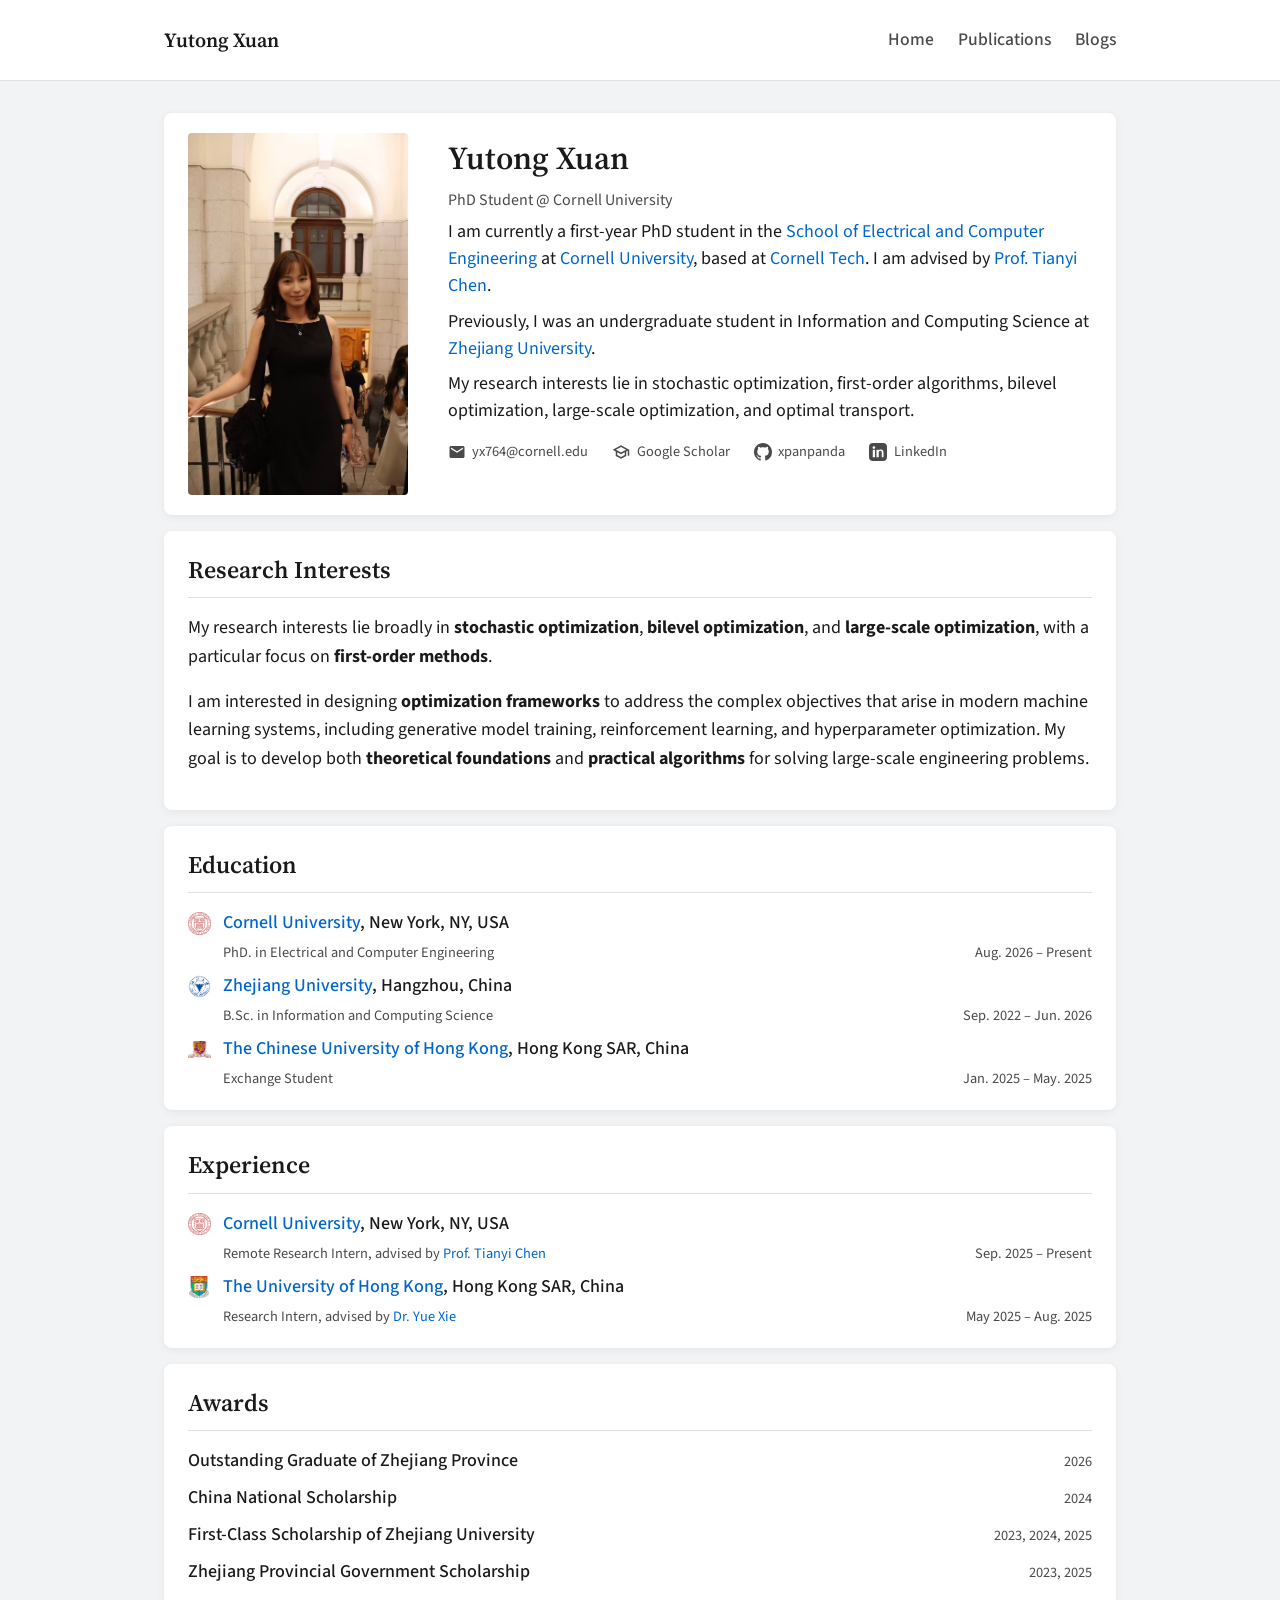
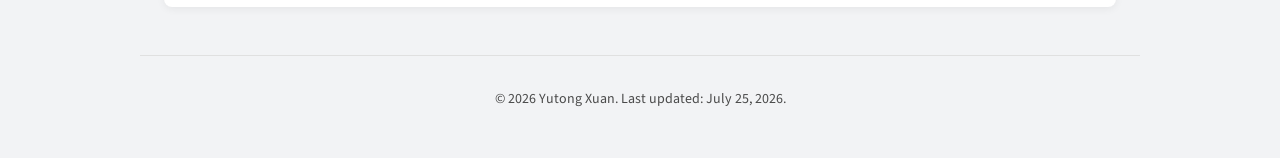
<file: index.html>
<!DOCTYPE html>
<html lang="en">
<head>
    <meta charset="UTF-8">
    <meta name="viewport" content="width=device-width, initial-scale=1.0">
    <title>Yutong Xuan | Academic Personal Website</title>
    <link rel="stylesheet" href="style.css">
    <link rel="preconnect" href="https://fonts.googleapis.com">
    <link rel="preconnect" href="https://fonts.gstatic.com" crossorigin>
    <link href="https://fonts.googleapis.com/css2?family=Source+Serif+4:ital,wght@0,400;0,600;0,700;1,400&family=Source+Sans+3:wght@400;500;600&display=swap" rel="stylesheet">
</head>
<body>
    <!-- Header -->
    <header class="header">
        <div class="header-container">
            <a href="#" class="header-logo">Yutong Xuan</a>
            <nav class="header-nav">
                <a href="#">Home</a>
                <a href="publications.html">Publications</a>
                <a href="blogs.html">Blogs</a>
            </nav>
        </div>
    </header>

    <!-- Main Content -->
    <main class="main-content">
        <!-- Profile Block: Photo left, content right -->
        <section id="about" class="profile-block block-frame">
            <div class="profile-layout">
                <div class="profile-photo">
                    <img src="assets/profile.jpg" alt="Yutong Xuan">
                </div>
                <div class="profile-content">
                    <h1>Yutong Xuan</h1>
                    <p class="profile-title">  PhD Student @ Cornell University</p>
                    <div class="profile-intro">
                        <p>
                            I am currently a first-year PhD student in the
                            <a href="https://www.ece.cornell.edu/" target="_blank">School of Electrical and Computer Engineering</a>
                            at <a href="https://www.cornell.edu/" target="_blank">Cornell University</a>,
                            based at <a href="https://tech.cornell.edu/" target="_blank">Cornell Tech</a>.
                            I am advised by <a href="https://chen.tech.cornell.edu/" target="_blank">Prof. Tianyi Chen</a>.
                        </p>
                        <p>
                            Previously, I was an undergraduate student in Information and Computing Science at
                            <a href="https://www.zju.edu.cn/english/" target="_blank">Zhejiang University</a>.
                        </p>
                        <p>
                            My research interests lie in stochastic optimization, first-order algorithms, bilevel optimization, large-scale optimization, and optimal transport.
                        </p>
                    </div>
                    <div class="profile-links">
                        <a href="mailto:yx764@cornell.edu" class="profile-link" title="Email">
                            <svg class="icon" viewBox="0 0 24 24" fill="currentColor" width="18" height="18"><path d="M20 4H4c-1.1 0-2 .9-2 2v12c0 1.1.9 2 2 2h16c1.1 0 2-.9 2-2V6c0-1.1-.9-2-2-2zm0 4l-8 5-8-5V6l8 5 8-5v2z"/></svg>
                            <span>yx764@cornell.edu</span>
                        </a>
                        <a href="https://scholar.google.com/citations?user=gVIlmFQAAAAJ" target="_blank" rel="noopener noreferrer" class="profile-link" title="Google Scholar">
                            <svg class="icon" viewBox="0 0 24 24" fill="currentColor" width="18" height="18"><path d="M12 3L1 9l4 2.18v6L12 21l7-3.82v-6l2-1.09V17h2V9L12 3zm6.82 6L12 12.72 5.18 9 12 5.28 18.82 9zM17 15.99l-5 2.73-5-2.73v-3.72L12 15l5-2.73v3.72z"/></svg>
                            <span>Google Scholar</span>
                        </a>
                        <a href="https://github.com/xpanpanda" target="_blank" rel="noopener noreferrer" class="profile-link" title="GitHub">
                            <svg class="icon" viewBox="0 0 24 24" fill="currentColor" width="18" height="18"><path d="M12 0C5.37 0 0 5.37 0 12c0 5.31 3.435 9.795 8.205 11.385.6.105.825-.255.825-.57 0-.285-.015-1.23-.015-2.235-3.015.555-3.795-.735-4.035-1.41-.135-.345-.72-1.41-1.23-1.695-.42-.225-1.02-.78-.015-.795.945-.015 1.62.87 1.845 1.23 1.08 1.815 2.805 1.305 3.495.99.105-.78.42-1.305.765-1.605-2.67-.3-5.46-1.335-5.46-5.925 0-1.305.465-2.385 1.23-3.225-.12-.3-.54-1.53.12-3.18 0 0 1.005-.315 3.3 1.23.96-.27 1.98-.405 3-.405s2.04.135 3 .405c2.295-1.56 3.3-1.23 3.3-1.23.66 1.65.24 2.88.12 3.18.765.84 1.23 1.905 1.23 3.225 0 4.605-2.805 5.625-5.475 5.925.435.375.81 1.095.81 2.22 0 1.605-.015 2.895-.015 3.3 0 .315.225.69.825.57A12.02 12.02 0 0 0 24 12c0-6.63-5.37-12-12-12z"/></svg>
                            <span>xpanpanda</span>
                        </a>
                        <a href="https://www.linkedin.com/in/yutong-xuan-b49578348" 
                            target="_blank" 
                            rel="noopener noreferrer" 
                            class="profile-link" 
                            title="LinkedIn">

                            <svg class="icon" viewBox="0 0 24 24" fill="currentColor" width="18" height="18">
                            <path d="M19 0h-14c-2.761 0-5 2.239-5 5v14c0 2.761 2.239 5 5 5h14c2.761 0 5-2.239 5-5v-14c0-2.761-2.239-5-5-5zm-11 19h-3v-10h3v10zm-1.5-11.268c-.966 0-1.75-.79-1.75-1.764s.784-1.764 1.75-1.764 1.75.79 1.75 1.764-.784 1.764-1.75 1.764zm13.5 11.268h-3v-5.604c0-1.337-.026-3.059-1.865-3.059-1.865 0-2.151 1.455-2.151 2.959v5.704h-3v-10h2.879v1.367h.041c.401-.761 1.379-1.563 2.838-1.563 3.036 0 3.596 2 3.596 4.604v5.592z"/>
                            </svg>

                            <span>LinkedIn</span>

                            </a>
                    </div>
                </div>
            </div>
        </section>

        <!-- Research Section -->
        <section id="research Interests" class="section block-frame">
            <h2>Research Interests</h2>
            <div class="section-content">
                <p>
                    My research interests lie broadly in 
                    <strong>stochastic optimization</strong>, 
                    <strong>bilevel optimization</strong>, and 
                    <strong>large-scale optimization</strong>, with a particular focus on 
                    <strong>first-order methods</strong>.
                    </p>
                    
                    <p>
                    I am interested in designing <strong>optimization frameworks</strong> 
                    to address the complex objectives that arise in modern machine learning systems, 
                    including generative model training, 
                    reinforcement learning, and hyperparameter optimization.
                    My goal is to develop both <strong>theoretical foundations</strong> and <strong>practical algorithms</strong> for solving large-scale engineering problems.
                    </p>
            </div>
        </section>

        <!-- News Section -->
        <!--<section id="news" class="section block-frame">
            <h2>News</h2>
            <div class="section-content">
                <ul class="news-list">
                    <li><strong>[Month Year]:</strong> News item 1.</li>
                    <li><strong>[Month Year]:</strong> News item 2.</li>
                    <li><strong>[Month Year]:</strong> News item 3.</li>
                </ul>
            </div>
        </section>

        <!-- Education Section -->
        <section id="education" class="section block-frame">
            <h2>Education</h2>
            <div class="section-content">
                <div class="entry-item">
                    <img src="assets/logos/cornell.png" alt="" class="entry-logo" onerror="this.src='assets/logos/placeholder.svg'">

                    <div class="entry-body">

                        <div class="entry-name">
                            <a href="https://www.cornell.edu/" target="_blank">Cornell University</a>, New York, NY, USA
                        </div>

                        <div class="entry-row">
                            <span class="entry-detail">PhD. in Electrical and Computer Engineering</span>
                            <span class="entry-date">Aug. 2026 – Present</span>
                        </div>

                    </div>
                </div>

                <div class="entry-item">
                    <img src="assets/logos/zju.png" alt="" class="entry-logo" onerror="this.src='assets/logos/placeholder.svg'">

                    <div class="entry-body">

                        <div class="entry-name">
                            <a href="https://www.zju.edu.cn/english/" target="_blank">Zhejiang University</a>, Hangzhou, China
                        </div>

                        <div class="entry-row">
                            <span class="entry-detail">B.Sc. in Information and Computing Science</span>
                            <span class="entry-date">Sep. 2022 – Jun. 2026</span>
                        </div>

                    </div>
                </div>


                <div class="entry-item">
                    <img src="assets/logos/cuhk.jpg" alt="" class="entry-logo" onerror="this.src='assets/logos/placeholder.svg'">

                    <div class="entry-body">

                        <div class="entry-name">
                            <a href="https://www.cuhk.edu.hk/english/index.html" target="_blank">The Chinese University of Hong Kong</a>, Hong Kong SAR, China
                        </div>

                        <div class="entry-row">
                            <span class="entry-detail">Exchange Student</span>
                            <span class="entry-date">Jan. 2025 – May. 2025</span>
                        </div>

                    </div>
                </div>

            </div>
        </section>


        <!-- Experience Section -->
        <section id="experience" class="section block-frame">
            <h2>Experience</h2>
            <div class="section-content">

                <div class="entry-item">
                    <img src="assets/logos/cornell.png" alt="" class="entry-logo" onerror="this.src='assets/logos/placeholder.svg'">

                    <div class="entry-body">

                        <div class="entry-name">
                            <a href="https://www.cornell.edu/" target="_blank">Cornell University</a>, New York, NY, USA
                        </div>

                        <div class="entry-row">
                            <span class="entry-detail">
                                Remote Research Intern, advised by
                                <a href="https://chen.tech.cornell.edu/" target="_blank">Prof. Tianyi Chen</a>
                            </span>
                            <span class="entry-date">Sep. 2025 – Present</span>
                        </div>

                    </div>
                </div>


                <div class="entry-item">
                    <img src="assets/logos/hku.jpg" alt="" class="entry-logo" onerror="this.src='assets/logos/placeholder.svg'">

                    <div class="entry-body">

                        <div class="entry-name">
                            <a href="https://www.hku.hk/" target="_blank">The University of Hong Kong</a>, Hong Kong SAR, China
                        </div>

                        <div class="entry-row">
                            <span class="entry-detail">
                                Research Intern, advised by
                                <a href="https://yue-xie.github.io/" target="_blank">Dr. Yue Xie</a>
                            </span>
                            <span class="entry-date">May 2025 – Aug. 2025</span>
                        </div>

                    </div>
                </div>

            </div>
        </section>

        <!-- Awards Section -->
        <section id="awards" class="section block-frame">
            <h2>Awards</h2>
            <div class="section-content">
                <div class="entry-item">
                    <div class="entry-body">
                        <div class="entry-row">
                            <span class="entry-name">Outstanding Graduate of Zhejiang Province</span>
                            <span class="entry-date">2026</span>
                        </div>
                    </div>
                </div>
                <div class="entry-item">
                    <div class="entry-body">
                        <div class="entry-row">
                            <span class="entry-name">China National Scholarship</span>
                            <span class="entry-date">2024</span>
                        </div>
                    </div>
                </div>
                <div class="entry-item">
                    <div class="entry-body">
                        <div class="entry-row">
                            <span class="entry-name">First-Class Scholarship of Zhejiang University</span>
                            <span class="entry-date">2023, 2024, 2025</span>
                        </div>
                    </div>
                </div>
                <div class="entry-item">
                    <div class="entry-body">
                        <div class="entry-row">
                            <span class="entry-name">Zhejiang Provincial Government Scholarship</span>
                            <span class="entry-date">2023, 2025</span>
                        </div>
                    </div>
                </div>
            </div>
        </section>
    </main>

    <!-- Footer -->
    <footer class="footer">
        <p>&copy; 2026 Yutong Xuan. Last updated: July 25, 2026.</p>
    </footer>

    <script src="script.js"></script>
</body>
</html>
</file>
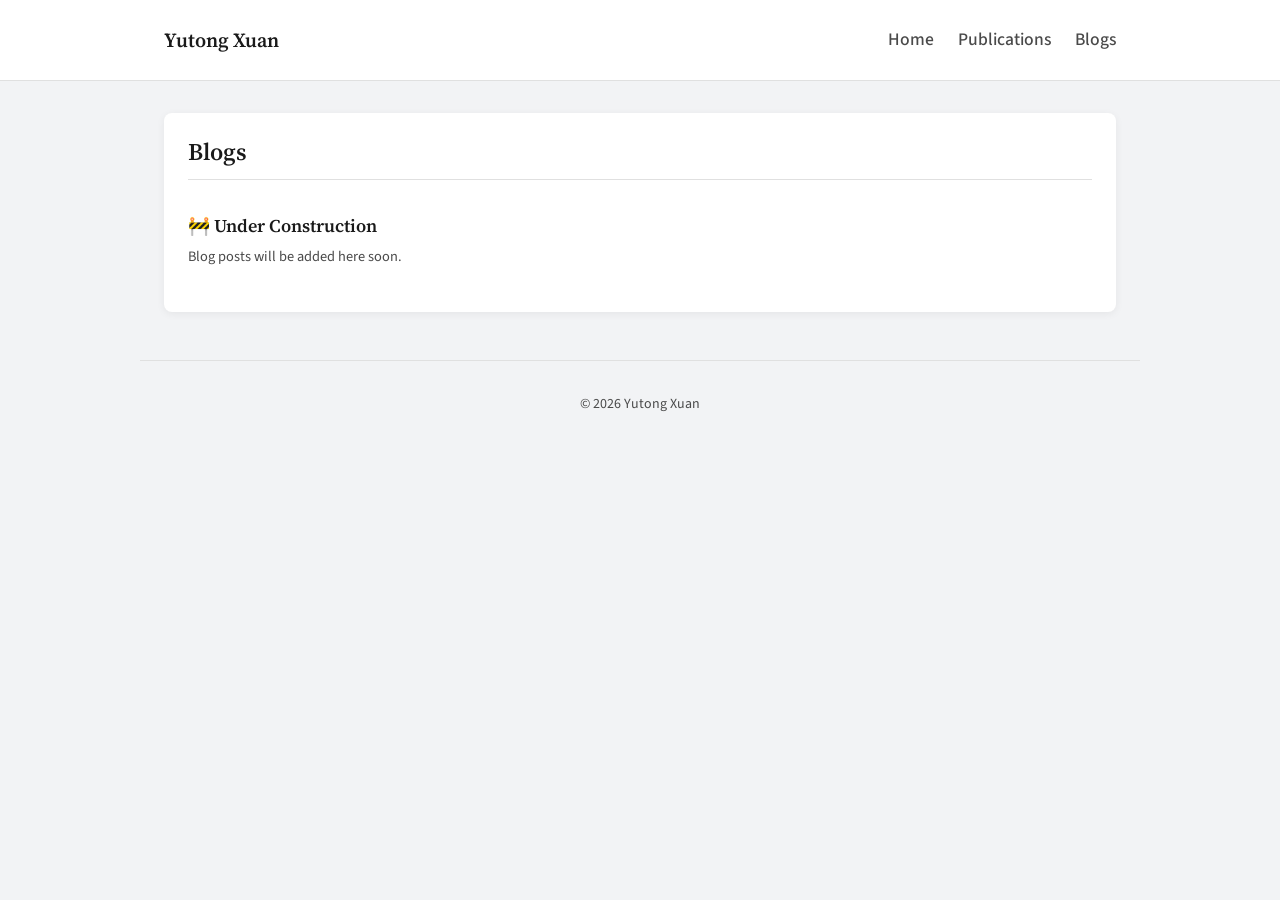
<file: blogs.html>
<!DOCTYPE html>
<html lang="en">

<head>
<meta charset="UTF-8">
<meta name="viewport" content="width=device-width, initial-scale=1.0">
<title>Blogs | Yutong Xuan</title>

<link rel="stylesheet" href="style.css">

<link rel="preconnect" href="https://fonts.googleapis.com">
<link rel="preconnect" href="https://fonts.gstatic.com" crossorigin>

<link href="https://fonts.googleapis.com/css2?family=Source+Serif+4:ital,wght@0,400;0,600;0,700;1,400&family=Source+Sans+3:wght@400;500;600&display=swap" rel="stylesheet">
</head>

<body>

<header class="header">
<div class="header-container">

<a href="index.html" class="header-logo">Yutong Xuan</a>

<nav class="header-nav">
<a href="index.html">Home</a>
<a href="publications.html">Publications</a>
<a href="blogs.html">Blogs</a>
</nav>

</div>
</header>

<main class="main-content">

<section class="section block-frame">

<h2>Blogs</h2>

<div class="publication-item">

<div class="pub-title">
🚧 Under Construction
</div>

<div class="pub-venue">
Blog posts will be added here soon.
</div>

</div>

</section>

</main>

<footer class="footer">
<p>© 2026 Yutong Xuan</p>
</footer>

</body>
</html>
</file>
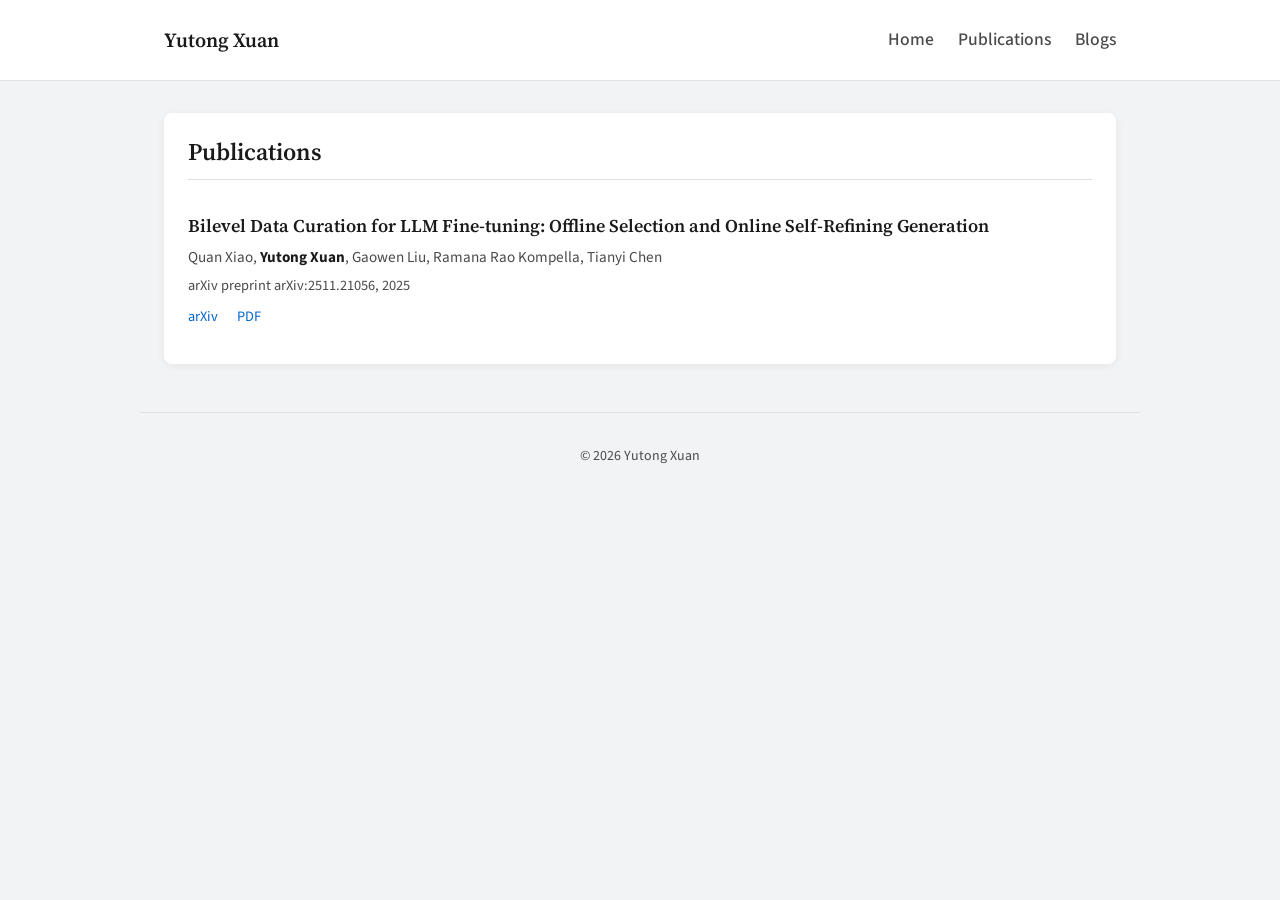
<file: publications.html>
<!DOCTYPE html>
<html lang="en">

<head>
<meta charset="UTF-8">
<meta name="viewport" content="width=device-width, initial-scale=1.0">
<title>Publications | Yutong Xuan</title>

<link rel="stylesheet" href="style.css">

<link rel="preconnect" href="https://fonts.googleapis.com">
<link rel="preconnect" href="https://fonts.gstatic.com" crossorigin>

<link href="https://fonts.googleapis.com/css2?family=Source+Serif+4:ital,wght@0,400;0,600;0,700;1,400&family=Source+Sans+3:wght@400;500;600;700&display=swap" rel="stylesheet">
</head>

<body>

<header class="header">
<div class="header-container">

<a href="index.html" class="header-logo">Yutong Xuan</a>

<nav class="header-nav">
<a href="index.html">Home</a>
<a href="publications.html">Publications</a>
<a href="blogs.html">Blogs</a>
</nav>

</div>
</header>

<main class="main-content">

<section class="section block-frame">

<h2>Publications</h2>

<div class="publication-item">

<div class="pub-title">
Bilevel Data Curation for LLM Fine-tuning: Offline Selection and Online Self-Refining Generation
</div>

<div class="pub-authors">
Quan Xiao, <strong>Yutong Xuan</strong>, Gaowen Liu, Ramana Rao Kompella, Tianyi Chen
</div>

<div class="pub-venue">
arXiv preprint arXiv:2511.21056, 2025
</div>

<div class="pub-links">
<a href="https://arxiv.org/abs/2511.21056">arXiv</a>
<a href="https://arxiv.org/pdf/2511.21056">PDF</a>
</div>

</div>

</section>

</main>

<footer class="footer">
<p>© 2026 Yutong Xuan</p>
</footer>

</body>
</html>
</file>
<file: style.css>
/* ============================================
   Academic Personal Website - Styles
   Clean, minimal, reference-inspired design
   ============================================ */

/* CSS Variables for easy theming */
:root {
    --color-text: #1a1a1a;
    --color-text-muted: #4a4a4a;
    --color-accent: #0066cc;
    --color-accent-hover: #004499;
    --color-border: #e0e0e0;
    --color-bg: #ffffff;
    --color-bg-alt: #f8f9fa;
    --color-page-bg: #f2f3f5;
    --color-block-bg: #ffffff;
    --block-shadow: 0 2px 8px rgba(0, 0, 0, 0.06);
    --block-radius: 8px;
    --font-serif: 'Source Serif 4', Georgia, serif;
    --font-sans: 'Source Sans 3', -apple-system, BlinkMacSystemFont, sans-serif;
    --max-width: 1000px;
    --spacing-unit: 1.5rem;
}

/* Reset & Base */
*, *::before, *::after {
    box-sizing: border-box;
}

html {
    scroll-behavior: smooth;
}

body {
    margin: 0;
    padding: 0;
    font-family: var(--font-sans);
    font-size: 18px;
    line-height: 1.6;
    color: var(--color-text);
    background-color: var(--color-page-bg);
    /* Optional: add a personalized background image; content blocks and header stay white on top:
       background-image: url('assets/your-bg.jpg');
       background-size: cover;
       background-attachment: fixed; */
}

/* Typography */
h1, h2, h3 {
    font-family: var(--font-serif);
    font-weight: 600;
}

h1 {
    font-size: 2rem;
    margin: 0 0 0.25rem 0;
}

h2 {
    font-size: 1.5rem;
    margin: 2.5rem 0 1rem 0;
    padding-bottom: 0.5rem;
    border-bottom: 1px solid var(--color-border);
}

h3 {
    font-size: 1.125rem;
    margin: 1.5rem 0 0.75rem 0;
}

p {
    margin: 0 0 1rem 0;
}

a {
    color: var(--color-accent);
    text-decoration: none;
}

a:hover {
    color: var(--color-accent-hover);
    text-decoration: underline;
}

/* Header */
.header {
    position: sticky;
    top: 0;
    background: var(--color-bg);
    border-bottom: 1px solid var(--color-border);
    z-index: 100;
}

.header-container {
    max-width: var(--max-width);
    margin: 0 auto;
    padding: var(--spacing-unit) 1.5rem;
    display: flex;
    justify-content: space-between;
    align-items: center;
}

.header-logo {
    font-family: var(--font-serif);
    font-weight: 600;
    font-size: 1.25rem;
    color: var(--color-text);
}

.header-logo:hover {
    color: var(--color-accent);
    text-decoration: none;
}

.header-nav {
    display: flex;
    gap: 1.5rem;
}

.header-nav a {
    font-size: 1.1rem;
    font-weight: 500;
    color: var(--color-text-muted);
}

.header-nav a:hover {
    color: var(--color-accent);
}

/* Main Content */
.main-content {
    max-width: var(--max-width);
    margin: 0 auto;
    padding: 2rem 1.5rem 3rem;
}

/* Explicit block frame – keeps content readable over any page background */
.block-frame {
    background-color: var(--color-block-bg);
    border-radius: var(--block-radius);
    box-shadow: var(--block-shadow);
    padding: 1.25rem 1.5rem;
}

/* Profile Block: Photo left, content right */
.profile-block {
    margin-bottom: 1rem;
}


.profile-layout {
    display: flex;
    gap: 2.5rem;
    align-items: flex-start;
}

.profile-photo {
    flex-shrink: 0;
    width: 220px;
}

.profile-photo img {
    width: 100%;
    height: auto;
    display: block;
    border-radius: 4px;
    background: var(--color-bg-alt);
}

.photo-caption {
    font-size: 0.8rem;
    color: var(--color-text-muted);
    margin: 0.5rem 0 0 0;
}

.profile-content {
    flex: 1;
    min-width: 0;
}

.profile-title {
    color: var(--color-text-muted);
    font-size: 1rem;
    margin: 0 0 0.25rem 0;
}

.profile-degree {
    color: var(--color-text-muted);
    font-size: 0.95rem;
    margin: 0 0 1rem 0;
}

.profile-intro p {
    max-width: 80ch;
    margin: 0 0 0.55rem 0;
    line-height: 1.5;
}

/* Profile links - inline icons like reference image */
.profile-links {
    display: flex;
    flex-wrap: wrap;
    gap: 1rem 1.5rem;
    margin-top: 1rem;
}

.profile-link {
    display: inline-flex;
    align-items: center;
    gap: 0.4rem;
    font-size: 0.9rem;
    color: var(--color-text-muted);
}

.profile-link:hover {
    color: var(--color-accent);
}

.profile-link .icon {
    flex-shrink: 0;
}

/* Section blocks – each is a separate framed card; tighter spacing between blocks */
.section {
    margin-bottom: 1rem;
}

.section:last-child {
    margin-bottom: 0;
}

.section.block-frame h2:first-child {
    margin-top: 0;
}

.section-content ul {
    margin: 0.5rem 0 1rem 0;
    padding-left: 1.5rem;
}

.section-content li {
    margin-bottom: 0.5rem;
}

/* News list */
.news-list {
    list-style: none;
    padding-left: 0;
}

.news-list li {
    margin-bottom: 0.75rem;
}

/* Reusable entry layout (Education, Experience) */
.entry-item {
    display: flex;
    gap: 0.75rem;
    align-items: flex-start;
    margin-bottom: 0.5rem;
}

.entry-item:last-child {
    margin-bottom: 0;
}

.entry-logo {
    width: 1.25em;
    height: 1.25em;
    flex-shrink: 0;
    margin-top: 0.15em;
    object-fit: contain;
}

.entry-body {
    flex: 1;
    min-width: 0;
}

.entry-row {
    display: flex;
    justify-content: space-between;
    align-items: baseline;
    gap: 1rem;
}

.entry-name {
    font-weight: 500;
}

.entry-date {
    flex-shrink: 0;
    font-size: 0.9rem;
    color: var(--color-text-muted);
    white-space: nowrap;
}

.entry-detail {
    margin: 0.2rem 0 0 0;
    font-size: 0.9rem;
    color: var(--color-text-muted);
}

/* Awards list */
.awards-list {
    list-style: none;
    padding-left: 0;
}

.awards-list li {
    margin-bottom: 0.5rem;
}

/* Publications */
.publications-list {
    display: flex;
    flex-direction: column;
    gap: 1.5rem;
}

.publication-item {
    padding: 1rem 0;
    border-bottom: 1px solid var(--color-border);
}

.publication-item:last-child {
    border-bottom: none;
}

.pub-authors {
    font-size: 0.95rem;
    color: var(--color-text-muted);
    margin-bottom: 0.25rem;
}

.pub-authors strong {
    font-weight: 700;
    color: var(--color-text);
}

.pub-title {
    font-family: var(--font-serif);
    font-weight: 600;
    margin-bottom: 0.25rem;
}

.pub-venue {
    font-size: 0.9rem;
    color: var(--color-text-muted);
    margin-bottom: 0.5rem;
}

.pub-links {
    font-size: 0.9rem;
}

.pub-links a {
    margin-right: 1rem;
}

/* Footer */
.footer {
    max-width: var(--max-width);
    margin: 0 auto;
    padding: 2rem 1.5rem;
    border-top: 1px solid var(--color-border);
    text-align: center;
    font-size: 0.875rem;
    color: var(--color-text-muted);
}

.name-row {
    display: flex;
    align-items: baseline;
    gap: 20px;
}

.name-email {
    font-size: 0.95rem;
    color: var(--color-text-muted);
}

/* Responsive Design */
@media (max-width: 768px) {
    .profile-layout {
        flex-direction: column;
        align-items: center;
    }

    .profile-photo {
        width: 180px;
    }

    .profile-links {
        gap: 0.75rem 1rem;
    }

    h1 {
        font-size: 1.75rem;
    }

    .main-content {
        padding: 1.5rem 1rem 2rem;
    }
}
</file>
